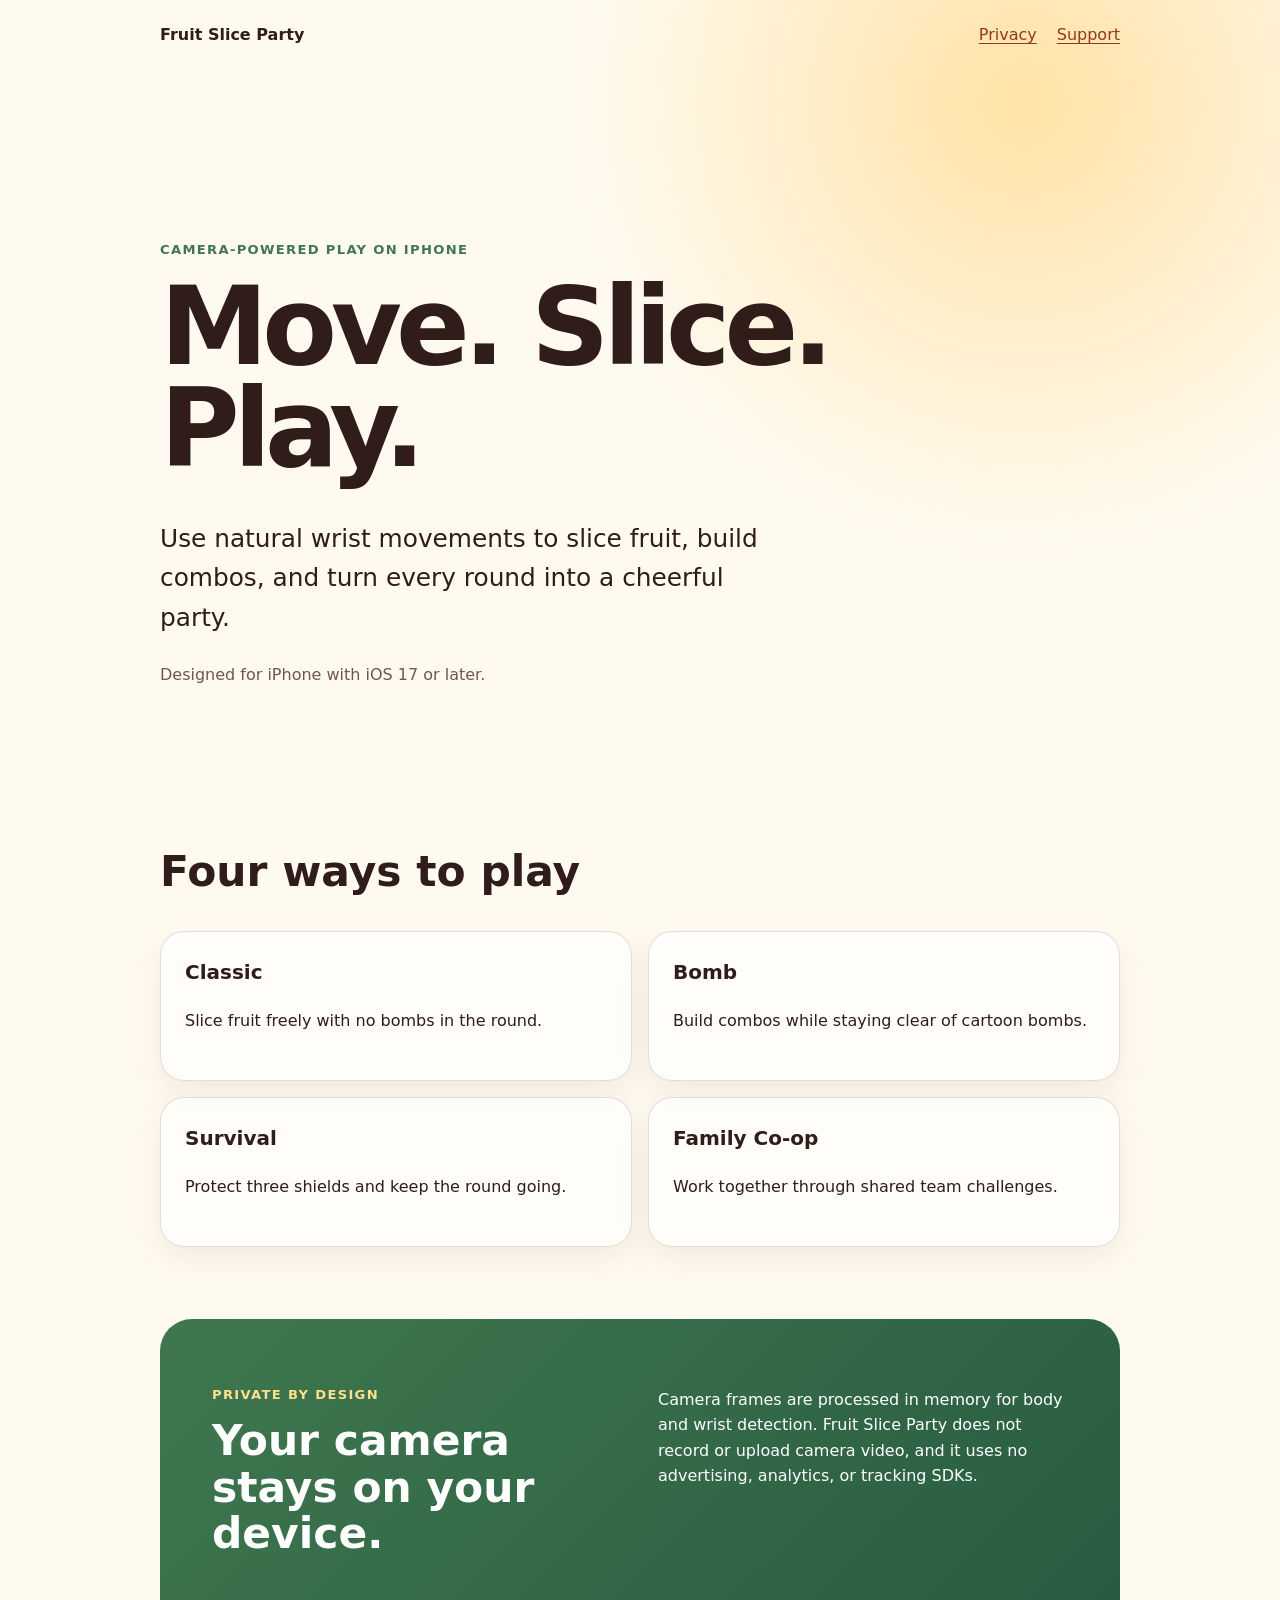
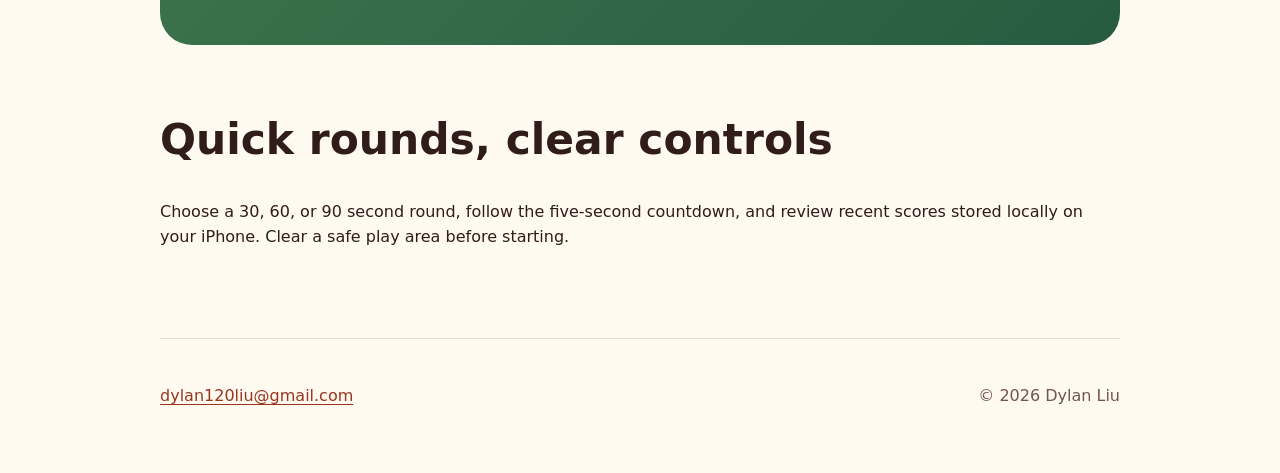
<file: index.html>
<!doctype html>
<html lang="en">
<head>
  <meta charset="utf-8">
  <meta name="viewport" content="width=device-width, initial-scale=1">
  <meta name="description" content="Turn your movement into a cheerful fruit-slicing game with four modes on iPhone.">
  <meta name="theme-color" content="#fff4dc">
  <link rel="canonical" href="https://dylan120.github.io/fruit-slice-party-site/">
  <link rel="stylesheet" href="assets/style.css">
  <title>Fruit Slice Party — Move. Slice. Play.</title>
</head>
<body>
  <header class="site-header">
    <nav aria-label="Main navigation">
      <a class="brand" href="./">Fruit Slice Party</a>
      <span class="nav-links"><a href="privacy/">Privacy</a><a href="support/">Support</a></span>
    </nav>
  </header>
  <main>
    <section class="hero">
      <p class="eyebrow">Camera-powered play on iPhone</p>
      <h1>Move. Slice. Play.</h1>
      <p class="intro">Use natural wrist movements to slice fruit, build combos, and turn every round into a cheerful party.</p>
      <p class="availability">Designed for iPhone with iOS 17 or later.</p>
    </section>
    <section aria-labelledby="modes-title">
      <h2 id="modes-title">Four ways to play</h2>
      <div class="mode-grid">
        <article><h3>Classic</h3><p>Slice fruit freely with no bombs in the round.</p></article>
        <article><h3>Bomb</h3><p>Build combos while staying clear of cartoon bombs.</p></article>
        <article><h3>Survival</h3><p>Protect three shields and keep the round going.</p></article>
        <article><h3>Family Co-op</h3><p>Work together through shared team challenges.</p></article>
      </div>
    </section>
    <section class="privacy-callout" aria-labelledby="privacy-title">
      <div><p class="eyebrow">Private by design</p><h2 id="privacy-title">Your camera stays on your device.</h2></div>
      <p>Camera frames are processed in memory for body and wrist detection. Fruit Slice Party does not record or upload camera video, and it uses no advertising, analytics, or tracking SDKs.</p>
    </section>
    <section aria-labelledby="round-title">
      <h2 id="round-title">Quick rounds, clear controls</h2>
      <p>Choose a 30, 60, or 90 second round, follow the five-second countdown, and review recent scores stored locally on your iPhone. Clear a safe play area before starting.</p>
    </section>
  </main>
  <footer><p><a href="mailto:dylan120liu@gmail.com">dylan120liu@gmail.com</a></p><p>© 2026 Dylan Liu</p></footer>
</body>
</html>
</file>
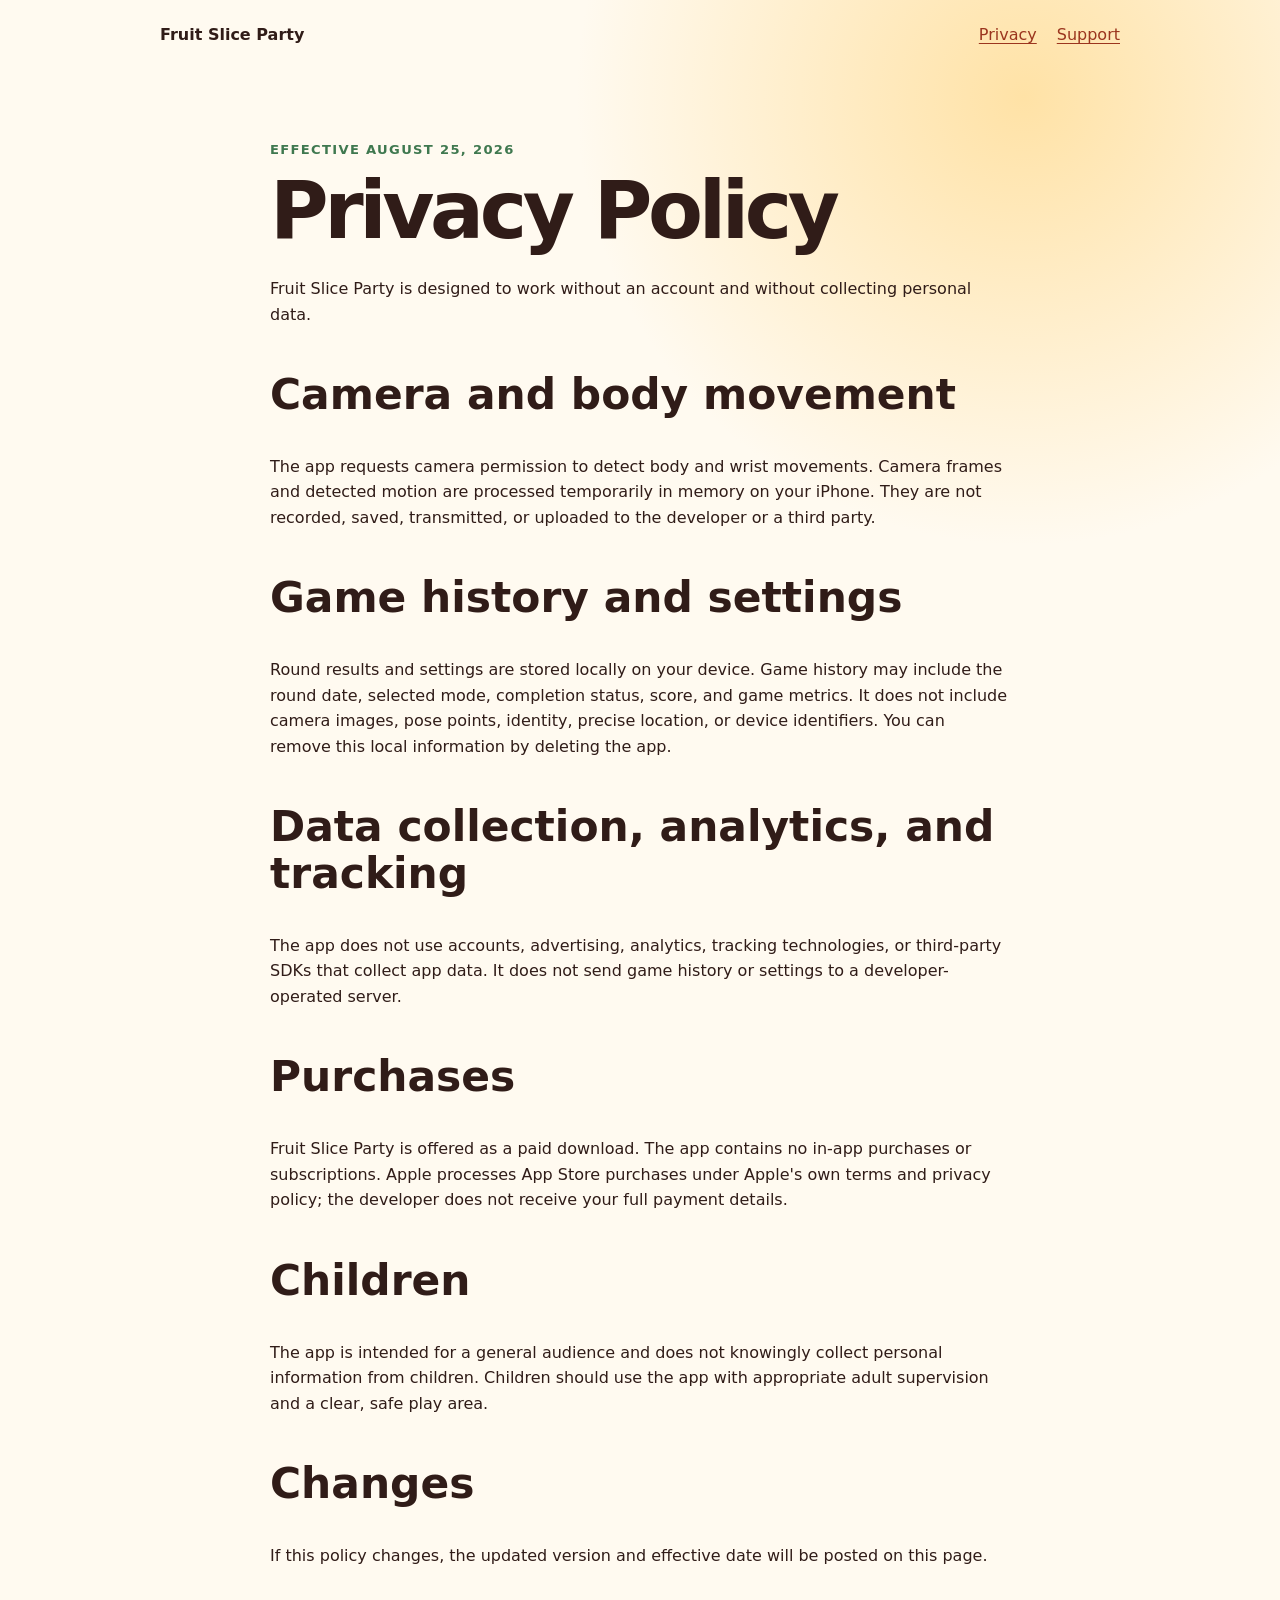
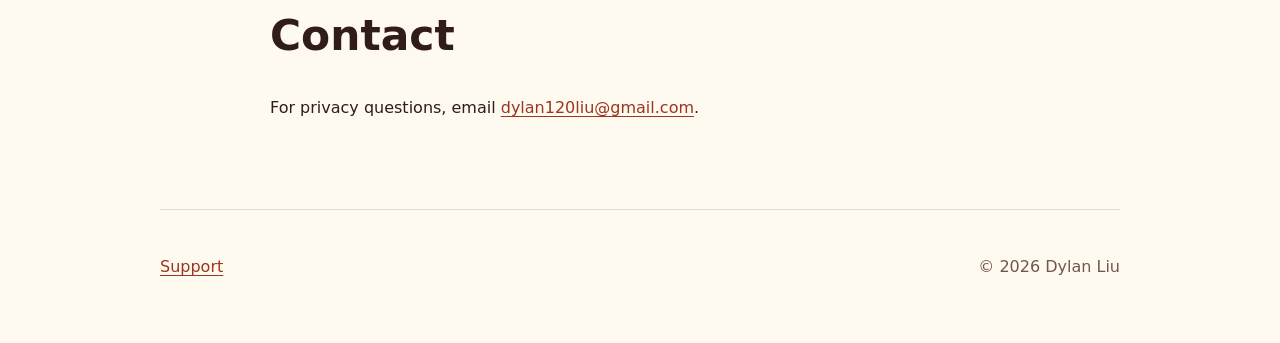
<file: privacy/index.html>
<!doctype html>
<html lang="en">
<head>
  <meta charset="utf-8">
  <meta name="viewport" content="width=device-width, initial-scale=1">
  <meta name="description" content="Privacy Policy for Fruit Slice Party.">
  <link rel="canonical" href="https://dylan120.github.io/fruit-slice-party-site/privacy/">
  <link rel="stylesheet" href="../assets/style.css">
  <title>Privacy Policy — Fruit Slice Party</title>
</head>
<body>
  <header class="site-header"><nav aria-label="Main navigation"><a class="brand" href="../">Fruit Slice Party</a><span class="nav-links"><a aria-current="page" href="./">Privacy</a><a href="../support/">Support</a></span></nav></header>
  <main class="document">
    <p class="eyebrow">Effective August 25, 2026</p>
    <h1>Privacy Policy</h1>
    <p>Fruit Slice Party is designed to work without an account and without collecting personal data.</p>
    <h2>Camera and body movement</h2>
    <p>The app requests camera permission to detect body and wrist movements. Camera frames and detected motion are processed temporarily in memory on your iPhone. They are not recorded, saved, transmitted, or uploaded to the developer or a third party.</p>
    <h2>Game history and settings</h2>
    <p>Round results and settings are stored locally on your device. Game history may include the round date, selected mode, completion status, score, and game metrics. It does not include camera images, pose points, identity, precise location, or device identifiers. You can remove this local information by deleting the app.</p>
    <h2>Data collection, analytics, and tracking</h2>
    <p>The app does not use accounts, advertising, analytics, tracking technologies, or third-party SDKs that collect app data. It does not send game history or settings to a developer-operated server.</p>
    <h2>Purchases</h2>
    <p>Fruit Slice Party is offered as a paid download. The app contains no in-app purchases or subscriptions. Apple processes App Store purchases under Apple's own terms and privacy policy; the developer does not receive your full payment details.</p>
    <h2>Children</h2>
    <p>The app is intended for a general audience and does not knowingly collect personal information from children. Children should use the app with appropriate adult supervision and a clear, safe play area.</p>
    <h2>Changes</h2>
    <p>If this policy changes, the updated version and effective date will be posted on this page.</p>
    <h2>Contact</h2>
    <p>For privacy questions, email <a href="mailto:dylan120liu@gmail.com">dylan120liu@gmail.com</a>.</p>
  </main>
  <footer><p><a href="../support/">Support</a></p><p>© 2026 Dylan Liu</p></footer>
</body>
</html>
</file>
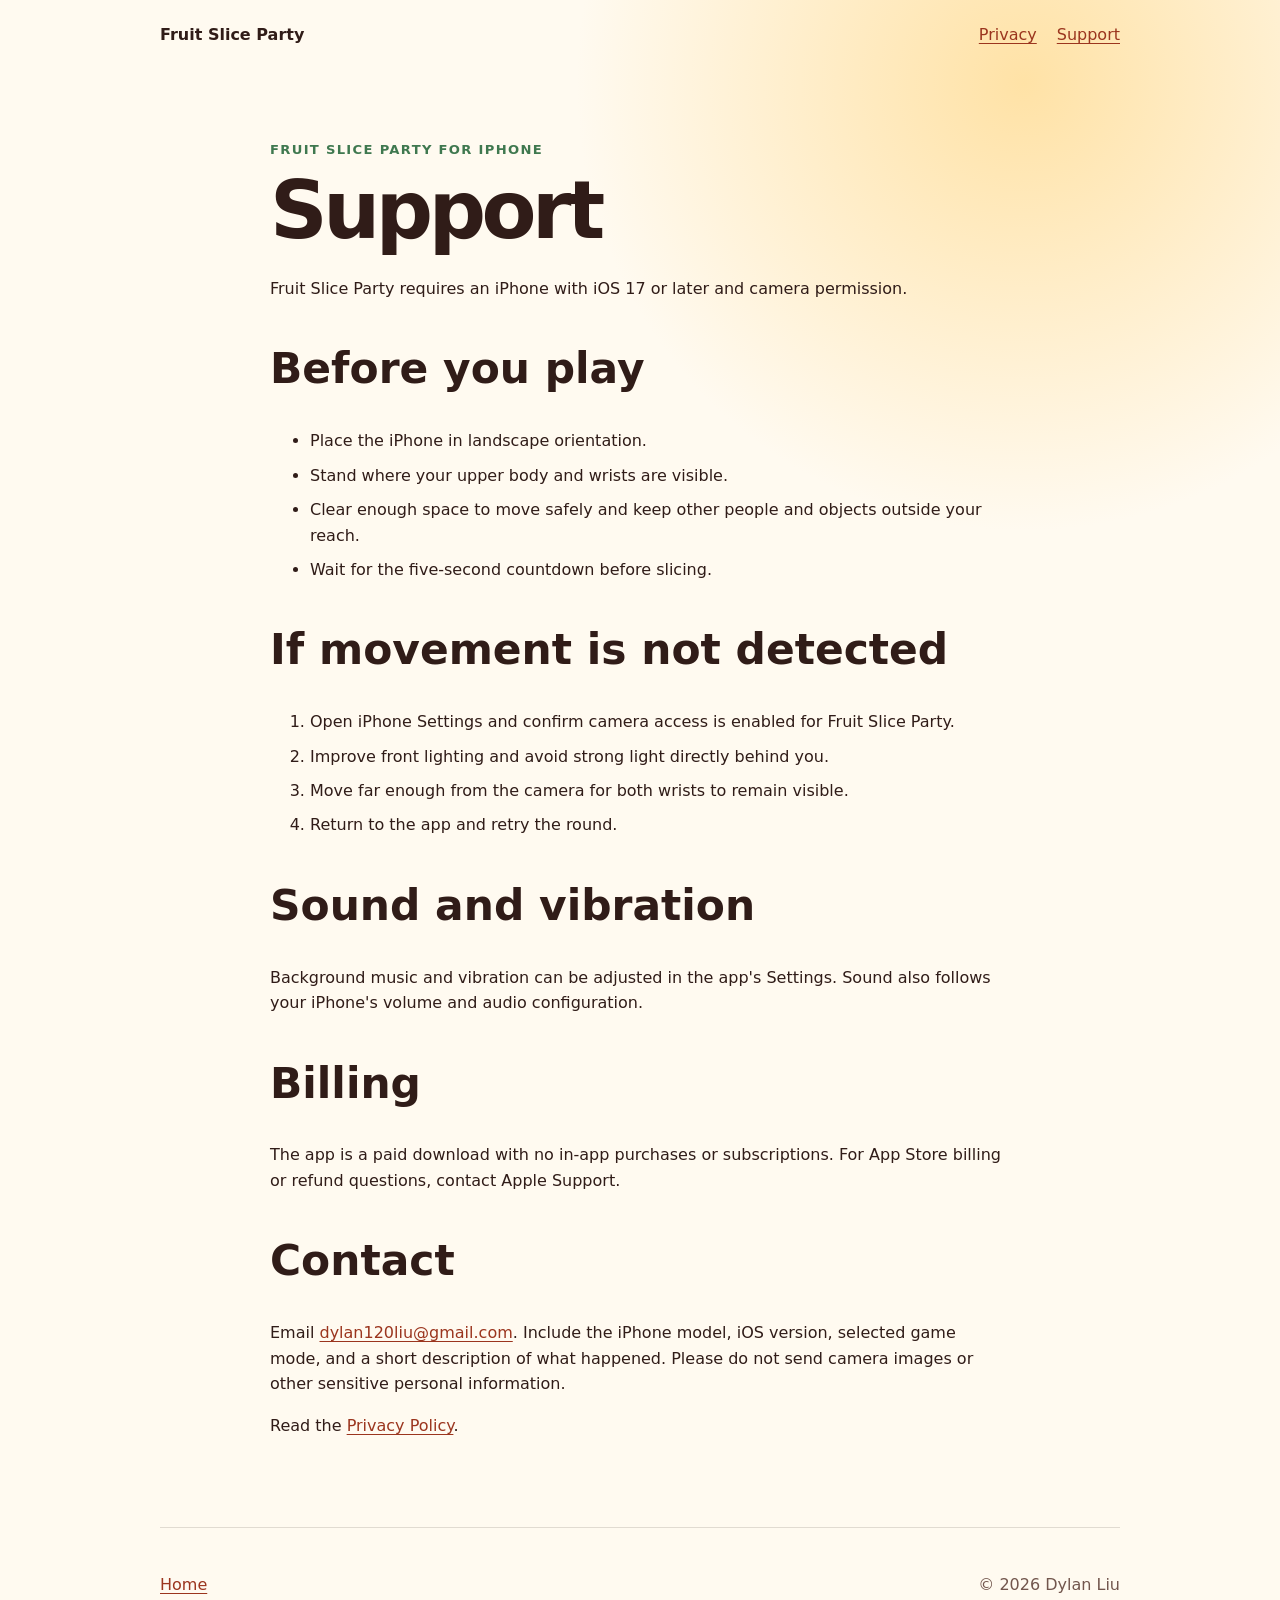
<file: support/index.html>
<!doctype html>
<html lang="en">
<head>
  <meta charset="utf-8">
  <meta name="viewport" content="width=device-width, initial-scale=1">
  <meta name="description" content="Support for Fruit Slice Party on iPhone.">
  <link rel="canonical" href="https://dylan120.github.io/fruit-slice-party-site/support/">
  <link rel="stylesheet" href="../assets/style.css">
  <title>Support — Fruit Slice Party</title>
</head>
<body>
  <header class="site-header"><nav aria-label="Main navigation"><a class="brand" href="../">Fruit Slice Party</a><span class="nav-links"><a href="../privacy/">Privacy</a><a aria-current="page" href="./">Support</a></span></nav></header>
  <main class="document">
    <p class="eyebrow">Fruit Slice Party for iPhone</p>
    <h1>Support</h1>
    <p>Fruit Slice Party requires an iPhone with iOS 17 or later and camera permission.</p>
    <h2>Before you play</h2>
    <ul><li>Place the iPhone in landscape orientation.</li><li>Stand where your upper body and wrists are visible.</li><li>Clear enough space to move safely and keep other people and objects outside your reach.</li><li>Wait for the five-second countdown before slicing.</li></ul>
    <h2>If movement is not detected</h2>
    <ol><li>Open iPhone Settings and confirm camera access is enabled for Fruit Slice Party.</li><li>Improve front lighting and avoid strong light directly behind you.</li><li>Move far enough from the camera for both wrists to remain visible.</li><li>Return to the app and retry the round.</li></ol>
    <h2>Sound and vibration</h2>
    <p>Background music and vibration can be adjusted in the app's Settings. Sound also follows your iPhone's volume and audio configuration.</p>
    <h2>Billing</h2>
    <p>The app is a paid download with no in-app purchases or subscriptions. For App Store billing or refund questions, contact Apple Support.</p>
    <h2>Contact</h2>
    <p>Email <a href="mailto:dylan120liu@gmail.com">dylan120liu@gmail.com</a>. Include the iPhone model, iOS version, selected game mode, and a short description of what happened. Please do not send camera images or other sensitive personal information.</p>
    <p>Read the <a href="../privacy/">Privacy Policy</a>.</p>
  </main>
  <footer><p><a href="../">Home</a></p><p>© 2026 Dylan Liu</p></footer>
</body>
</html>
</file>
<file: assets/style.css>
:root {
  color-scheme: light;
  --ink: #301c18;
  --muted: #72564d;
  --cream: #fffaf0;
  --mango: #ffb52e;
  --orange: #f46b31;
  --leaf: #3f784f;
  --line: rgba(48, 28, 24, 0.14);
  font-family: ui-rounded, "SF Pro Rounded", system-ui, -apple-system, sans-serif;
  line-height: 1.6;
}
* { box-sizing: border-box; }
body { margin: 0; color: var(--ink); background: radial-gradient(circle at 80% 5%, #ffe2a6 0, transparent 28rem), var(--cream); }
a { color: #9b351e; text-underline-offset: 0.2em; }
a:focus-visible { outline: 3px solid var(--leaf); outline-offset: 4px; border-radius: 4px; }
.site-header, main, footer { width: min(100% - 32px, 960px); margin-inline: auto; }
.site-header { padding-block: 22px; }
nav { display: flex; align-items: center; justify-content: space-between; gap: 24px; }
.brand { color: var(--ink); font-weight: 800; text-decoration: none; }
.nav-links { display: flex; gap: 20px; }
main { padding-block: 56px 72px; }
.hero { max-width: 760px; padding-block: clamp(36px, 8vw, 100px); }
.eyebrow { color: var(--leaf); font-size: 0.82rem; font-weight: 800; letter-spacing: 0.1em; text-transform: uppercase; }
h1 { max-width: 12ch; margin: 0.15em 0 0.35em; font-size: clamp(3rem, 10vw, 6.8rem); line-height: 0.94; letter-spacing: -0.055em; }
.intro { max-width: 620px; font-size: clamp(1.18rem, 3vw, 1.55rem); }
.availability { color: var(--muted); }
h2 { margin-top: 2.8rem; font-size: clamp(1.7rem, 5vw, 2.65rem); line-height: 1.1; }
h3 { margin-top: 0; font-size: 1.25rem; }
.mode-grid { display: grid; grid-template-columns: repeat(2, 1fr); gap: 16px; }
.mode-grid article { min-height: 150px; padding: 24px; border: 1px solid var(--line); border-radius: 24px; background: rgba(255,255,255,0.64); box-shadow: 0 12px 32px rgba(103, 53, 24, 0.08); }
.privacy-callout { display: grid; grid-template-columns: 1fr 1fr; gap: 36px; margin-block: 72px; padding: clamp(26px, 5vw, 52px); color: white; border-radius: 32px; background: linear-gradient(135deg, #3f784f, #275b40); }
.privacy-callout h2 { margin-top: 0; }
.privacy-callout .eyebrow { color: #ffdf8a; }
.document { max-width: 740px; }
.document h1 { max-width: none; font-size: clamp(2.8rem, 8vw, 5rem); }
.document li + li { margin-top: 0.55rem; }
footer { display: flex; justify-content: space-between; gap: 24px; padding-block: 28px 48px; border-top: 1px solid var(--line); color: var(--muted); }
@media (max-width: 620px) {
  .mode-grid, .privacy-callout { grid-template-columns: 1fr; }
  .privacy-callout { margin-block: 48px; }
  footer { display: block; }
}
@media (prefers-reduced-motion: reduce) { *, *::before, *::after { scroll-behavior: auto !important; } }
</file>
